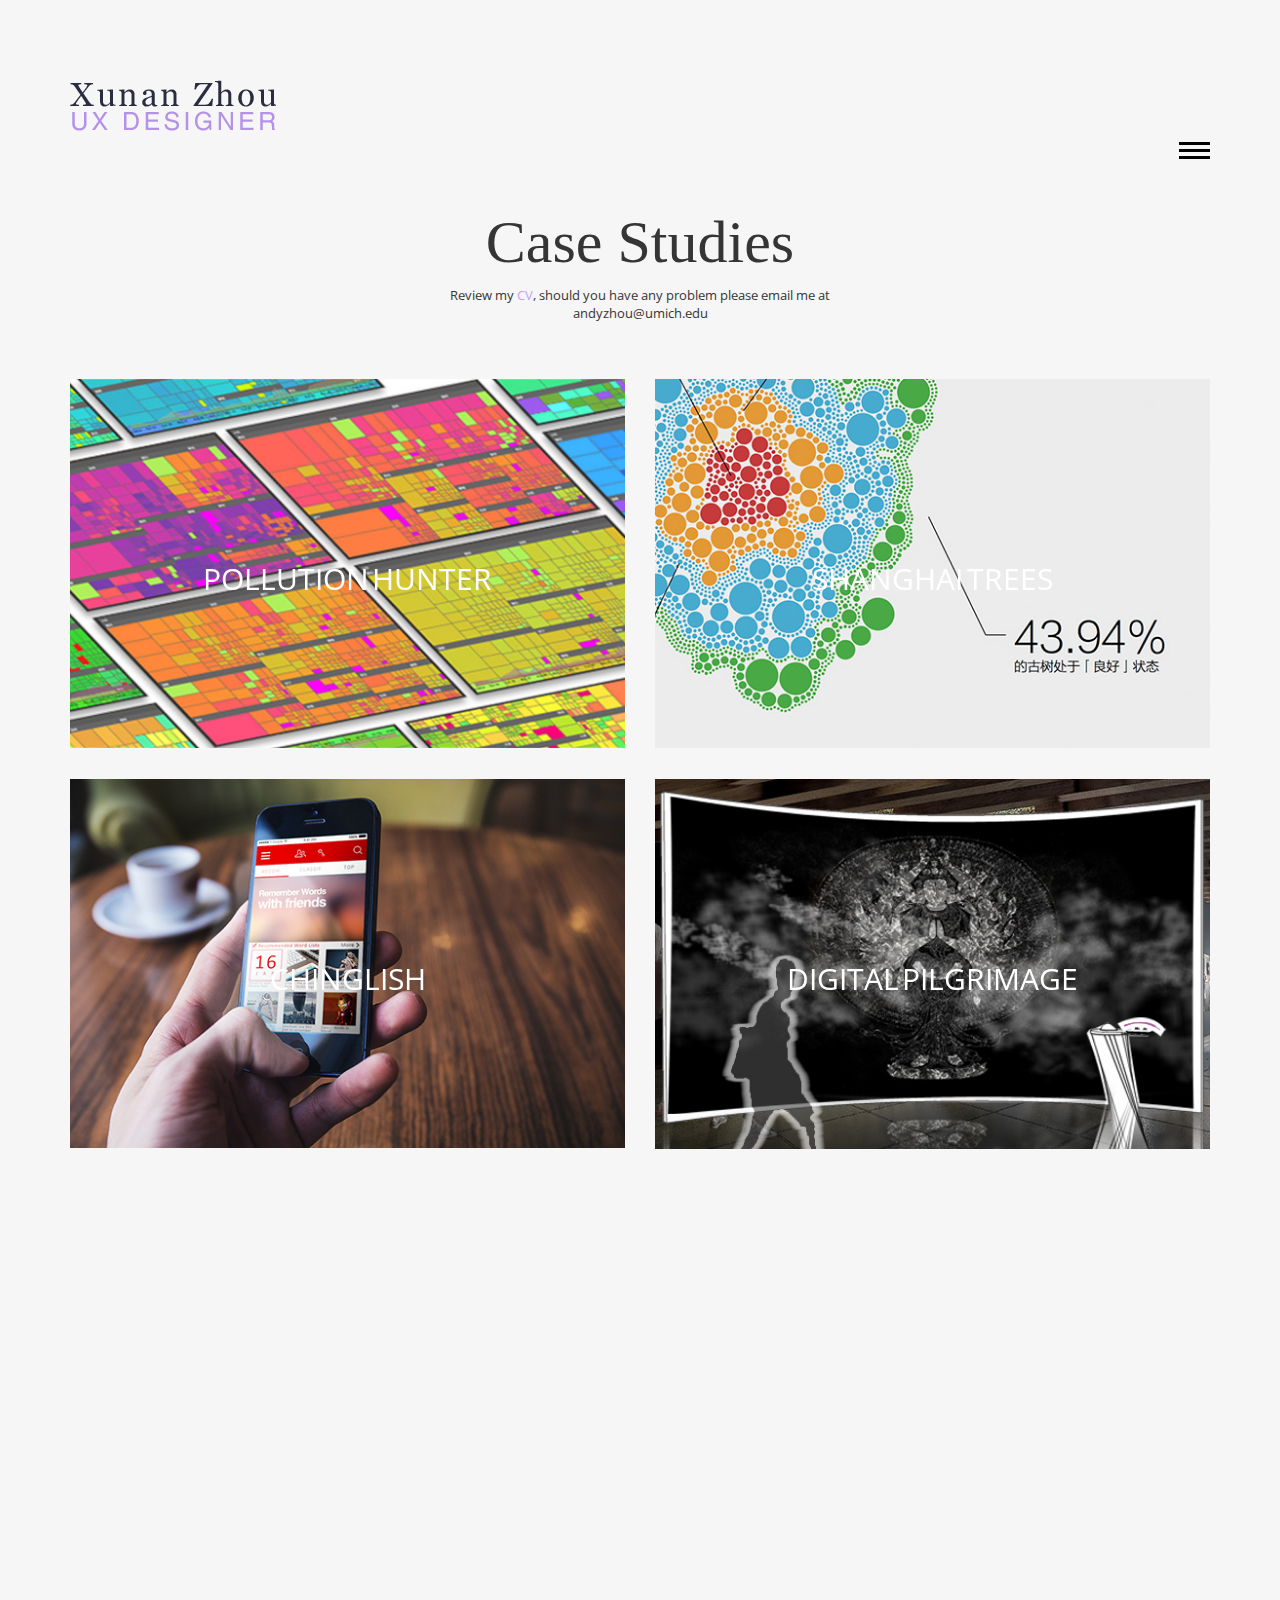
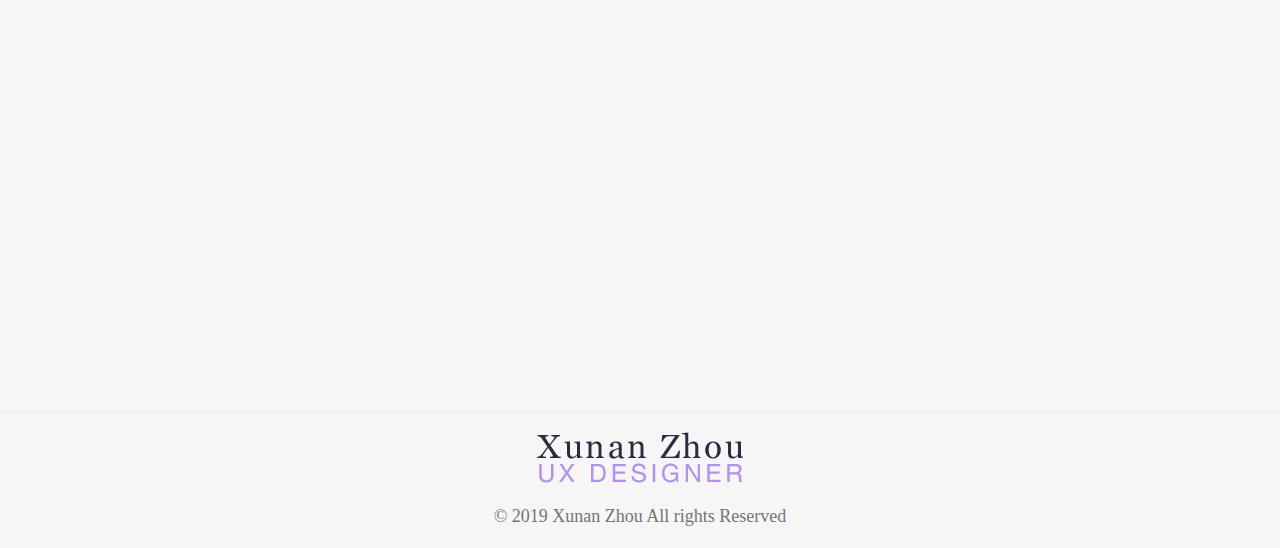
<file: index.html>
<!DOCTYPE HTML>

 <html lang="en">

    <head>

    	<!--<meta name="viewport" content="width=device-width, initial-scale=1, maximum-scale=1" />-->

        <meta charset="utf-8">

        <title>Xunan Zhou Portfolio</title>

		<!--<link rel="shortcut icon" href="images/favicon.ico" type="image/x-icon">-->

        <link href="css/style.css" rel="stylesheet" type="text/css">
        <link href="css/bootstrap.min.css" rel="stylesheet" type="text/css">
        <link href="css/responsive.css" rel="stylesheet" type="text/css">
        <link href="css/font-awesome.min.css" rel="stylesheet" type="text/css">
        <link rel="stylesheet" href="css/home.css">
        <link href="css/effects/set2.css" rel="stylesheet" type="text/css">
        <link href="css/effects/normalize.css" rel="stylesheet" type="text/css">
        <link href="css/effects/component.css"  rel="stylesheet" type="text/css" >
        <link rel="stylesheet" href="css/index.css">

    </head>

    <body>
    	<!-- header -->

        <header role="header">

            <div class="container container-fluid">

                <!-- logo -->
                <a href="index.html">
                    <img src="images/Xunan%20logo.png" alt='go to front page'  height="52" width="206"/>
                </a>
                <!-- logo -->

                <!-- nav -->
                <nav role="header-nav" class="navy">
                    <ul>
                        <li><a href="index.html" title="Work">Work</a></li>
                        <li><a href="about.html" title="About">About</a></li>
                    </ul>
                </nav>
                <!-- nav -->

            </div>

        </header>

        <!-- header -->

        <!-- main -->
        <div class="container text-center" style="padding: 0px 100px;">

            <div class="col-lg-12 col-xs-12" id="front">
                Case Studies
            </div>
            <div class="col-lg-12 col-xs-12" id="words">
               Review my<a href="resume/CV_XunanZhou.pdf" class="cv"> CV</a>, should you have any problem please email me at
                <div id="color">andyzhou@umich.edu</div>
            </div>
            <br>
            <!---->

        </div>

        <br>
        <br>
        <br>


        <main class="container">

            <div class="row">

                <div class="clearfix"></div>



                <section class="col-xs-12 col-sm-6 col-md-6 col-lg-6 grid">

                	<ul class="grid-lod effect-2" id="grid">


                        <li>

                            <figure class="effect-oscar">

                                <img src="images/home-images/Pollution.jpg" alt="Data visualization project for Chinese Pollution Data" class="img-responsive"/>

                                <figcaption>

                                    <h2>Pollution Hunter</h2>

                                    <p>Data-vis Product of Chinese Pollution Discharge</p>

                                    <a href="pollution.html">View more</a>

                                </figcaption>

                            </figure>

                        </li>

                        <li>

                            <figure class="effect-oscar">

                                <img src="images/home-images/Chinglish.jpg" alt="A mobile app used to improve the learning experience of Chinese student while building their vocabulary" class="img-responsive"/>

                                <figcaption>

                                    <h2>Chinglish </h2>

                                    <p>VOCABULARY DEVELOPMENT APP for Chinese Students</p>

                                    <a href="Chinglish.html">View more</a>

                                </figcaption>

                            </figure>

                        </li>

                        <li>


                            <figure class="effect-oscar">

                                <img src="images/home-images/Baseball0.jpg" alt="VR project: Create dynamic training experience for baseball athletes" class="img-responsive"/>

                                <figcaption>

                                    <h2>VR-Baseball</h2>

                                    <p>Baseball Training for Reaction Speed  </p>

                                    <a href="BaseballTraining.html">View more</a>

                                </figcaption>

                            </figure>

                        </li>

                        <li>

                            <figure class="effect-oscar">

                                <img src="images/home-images/illustration.jpg" alt="My artworks and inspirations" class="img-responsive"/>

                                <figcaption>

                                    <h2>Illustration & Sculpture</h2>

                                    <p>Creation and Handcraft</p>

                                    <a href="Illustration.html">View more</a>

                                </figcaption>

                            </figure>

                        </li>





                    </ul>

                </section>



                <section class="col-xs-12 col-sm-6 col-md-6 col-lg-6 grid">

                	<ul class="grid-lod effect-2" id="grid">

                        <li>

                            <figure class="effect-oscar">

                               <!-- <img src="images/home-images/AgedTrees.png" alt="" class="img-responsive"/>-->
                                <img src="images/home-images/AgedTrees.jpg" alt="Visually tell a story of the Shanghai aged trees" class="img-responsive"/>
                                <figcaption>

                                    <h2>Shanghai Trees</h2>

                                    <p>Ancient and Famous Trees Data-Vis based on Open Data of Shanghai Municipal Government</p>

                                    <a href="Aged%20Trees.html">View more</a>

                                </figcaption>

                            </figure>

                        </li>

                        <li>

                            <figure class="effect-oscar">

                                <img src="images/home-images/DigitalPilgrimage.jpg" alt="Brain computer interaction installation for pilgrimage" class="img-responsive"/>

                                <figcaption>

                                    <h2>Digital Pilgrimage</h2>

                                    <p>BRAIN COMPUTER INTERACTION</p>

                                    <a href="BCI.html">View more</a>

                                </figcaption>

                            </figure>

                        </li>

                        <li>

                            <figure class="effect-oscar">

                                <img src="images/home-images/pressureRelief.jpg" alt="Design thinking workshop in order to find a better working experience for Daimler China" class="img-responsive"/>

                                <figcaption>

                                    <h2>Service Design</h2>

                                    <p>Improve work experience through Design Thinking Work for Daimler AG's Employees</p>

                                    <a href="pressureRelief.html">View more</a>

                                </figcaption>

                            </figure>

                        </li>

                        <li>

                            <figure class="effect-oscar">

                                <img src="images/home-images/Architecture.jpg" alt="My insights of environment and human" class="img-responsive"/>

                                <figcaption>

                                    <h2>ARCHITECTURE</h2>

                                    <p>Campus Dining Hall Architecture Competition</p>

                                    <a href="Architecture.html">View more</a>

                                </figcaption>

                            </figure>

                        </li>


                    </ul>

                </section>

                <div class="clearfix"></div>

            </div>

        </main>

    	<!-- main -->

        <!-- footer -->

        <hr>
        <div class="container">
            <div class="container-content text-center">
                <div class="row">
                    <div class="col-md-12">
                        <a href="index.html">
                            <img src="images/Xunan%20logo.png" alt="go back to homepage" height="52" width="206" class="img-responsive center-block"/>
                        </a>
                    </div>
                    <div class="col-lg-12 text-center" id="contents" style="margin-top: 20px;" >
                            &copy; 2019 Xunan Zhou All rights Reserved
                    </div>
                </div>
            </div>
        </div>
        <br>




        <!-- footer -->

        <!-- jQuery (necessary for Bootstrap's JavaScript plugins) -->

        <script src="js/jquery.min.js"></script>

        <!-- custom -->

		<script src="js/nav.js"></script>

        <script src="js/custom.js"></script>

        <!-- Include all compiled plugins (below), or include individual files as needed -->

        <script src="js/bootstrap.min.js"></script>

        <script src="js/effects/masonry.pkgd.min.js"></script>

		<script src="js/effects/imagesloaded.js"></script>

		<script src="js/effects/classie.js"></script>

		<script src="js/effects/AnimOnScroll.js"></script>

        <script src="js/effects/modernizr.custom.js"></script>

        <!-- jquery.countdown -->

        <script src="js/html5shiv.js"></script>

    </body>

</html>
</file>
<file: css/style.css>
@import url(https://fonts.googleapis.com/css?family=Open+Sans:400,300,300italic,400italic,600,600italic,700,700italic,800,800italic);


html {

	-ms-text-size-adjust: 100%;

	-webkit-text-size-adjust: 100%;

}






*, *:before, *:after {

	-webkit-box-sizing: border-box;

	-moz-box-sizing: border-box;

	box-sizing: border-box;

}

input, textarea {

	-webkit-appearance: none;

	-webkit-border-radius: 0;

}

button, html input[type="button"],/* 1 */ input[type="reset"], input[type="submit"] {

	-webkit-appearance: button;

	cursor: pointer;

 *overflow:visible;

}

body, img,.commentys-form input[type="text"],.commentys-form input[type="email"],.commentys-form input[type="url"],.commentys-form textarea {

	transition: all .2s linear;

	-o-transition: all .2s linear;

	-moz-transition: all .2s linear;

	-webkit-transition: all .2s linear;

}

html, body, div, span, object, iframe, h1, h2, h3, h4, h5, h6, p, blockquote, pre, abbr, address, cite, code, del, dfn, em, img, ins, kbd, q, samp, small, strong, sub, sup, var, b, i, dl, dt, dd, ol, ul, li, fieldset, form, label, legend, table, caption, tbody, tfoot, thead, tr, th, td, article, aside, canvas, details, figcaption, figure, footer, header, hgroup, menu, nav, section, summary, time, mark, audio, video, input, main {

	-webkit-box-sizing: border-box;

	-moz-box-sizing: border-box;

	box-sizing: border-box;

	margin: 0;

	padding: 0;

	vertical-align: baseline;

	border: 0;

	outline: 0;

}

article, aside, details, figcaption, figure, footer, header, hgroup, menu, nav, section, img, main {

	display: block

}







audio, canvas, video {

	display: inline-block;

 *display:inline;

 *zoom:1

}

blockquote:before, blockquote:after, q:before, q:after {

	content: '';

	content: none;

}

.clear {

	clear: both;

	line-height: 0;

	height: 0;

}

a {

	text-decoration: none;

	outline: none;

	color: #010101;

	transition-delay: 0s;

	transition-duration: 0.6s;

	transition-property: all;

	transition-timing-function: ease;

}

a:focus, img:focus, button:focus, .btn:focus {outline: none;}

::-moz-selection {background-color: #8e89bb;color:#fff;text-shadow:none;}

::selection {background-color: #c8c7d2;color: #fff;text-shadow: none;}

/*@font-face {*/
	/*font-family: 'Lora', sans-serif;*/
/*}*/


/*===== Header ===*/

header[role="header"]{ padding-top:80px; padding-bottom:39px}

header[role="header"] h1{ padding:0; margin:0}

header[role="header"] h1 > a{ max-width:66px; display:block; float:left}

header[role="header"] nav{ padding-top:10px;transition-delay: 0s;

transition-duration: 0.6s;transition-property: all;transition-timing-function: ease;}

header[role="header"] nav ul{ display:none; position: fixed; z-index:60; text-align:center; width:100%; height:100%; top:0; left:0; right:0; background-color:rgba(255,255,255,0.8); padding:0; margin:0; padding-top:199px;}

header[role="header"] nav ul > li{ font-weight:800; font-size:42px; display:block}

header[role="header"] nav ul > li > a{ display:block; line-height:72px; color:#404040}

header[role="header"] nav ul > li:hover a,header[role="header"] nav ul > li.nav-active a{ text-decoration:none; color: #8e89bb
}

header[role="header"] nav #menu-button {width: 31px;font-size: 0;float: right;height: 19px;position: relative; z-index:70;

-webkit-transform: rotate(0deg);-moz-transform: rotate(0deg);-o-transform: rotate(0deg);transform: rotate(0deg);-webkit-transition: .5s ease-in-out;-moz-transition: .5s ease-in-out;-o-transition: .5s ease-in-out;transition: .5s ease-in-out;cursor: pointer;}

header[role="header"] nav #menu-button span {display: block;position: absolute;z-index: 60;height: 3px;

width: 100%;background: #111111;opacity: 1;left: 0;

-webkit-transform: rotate(0deg);-moz-transform: rotate(0deg);-o-transform: rotate(0deg);

transform: rotate(0deg);-webkit-transition: .25s ease-in-out;-moz-transition: .25s ease-in-out;-o-transition: .25s ease-in-out;transition: .25s ease-in-out;}

header[role="header"] nav #menu-button span {background: #010101;}

header[role="header"] nav #menu-button span:nth-child(1) {top:0px;}

header[role="header"] nav #menu-button span:nth-child(2) {top:7px;}

header[role="header"] nav #menu-button span:nth-child(3) {top:14px;}

header[role="header"] nav #menu-button.open span:nth-child(1) {top: 10px;

-webkit-transform: rotate(135deg);-moz-transform: rotate(135deg);-o-transform: rotate(135deg);transform: rotate(135deg);}

header[role="header"] nav #menu-button.open span:nth-child(2) {opacity: 0;left: -60px;}

header[role="header"] nav #menu-button.open span:nth-child(3) {top: 10px;

-webkit-transform: rotate(-135deg);-moz-transform: rotate(-135deg);-o-transform: rotate(-135deg);transform: rotate(-135deg);}

/*===== main ===*/

main[role="main-home-wrapper"],main[role="main-inner-wrapper"] { padding-bottom:90px}

main[role="main-home-wrapper"] article[role="pge-title-content"],main[role="main-inner-wrapper"] article[role="pge-title-content"]{ padding-left:41px}

main[role="main-home-wrapper"] article[role="pge-title-content"] header,main[role="main-inner-wrapper"] article[role="pge-title-content"] header{ padding-bottom:19px; padding-top:83px}

main[role="main-home-wrapper"] article[role="pge-title-content"] header h2,main[role="main-inner-wrapper"] article[role="pge-title-content"] header h2{ font-size:46px; line-height:53px; color:#404040; font-weight:800}

main[role="main-home-wrapper"] article[role="pge-title-content"] header h2 span,main[role="main-inner-wrapper"] article[role="pge-title-content"] header h2 span{ display:block; font-size:80px; color: #8e89bb; padding-bottom:15px}

main[role="main-home-wrapper"] article[role="pge-title-content"] p,main[role="main-inner-wrapper"] article[role="pge-title-content"] p{ font-size:20px; line-height:30px; color:#454545}

/*===== footer ===*/

footer[role="footer"]{ background-color:#FFF; padding-top:100px; padding-bottom:77px}

footer[role="footer"] > h1 a{ margin:0 auto; display:block; max-width:66px;}

footer[role="footer"] nav{ padding-top:37px; padding-bottom:43px}

footer[role="footer"] nav > ul{ text-align:center; padding:0; margin:0}

footer[role="footer"] nav > ul > li{ display: inline-block; text-transform:uppercase; font-size:15px; margin:0 13px}

footer[role="footer"] nav > ul > li > a{ color:#9d9d9d}

footer[role="footer"] nav > ul > li:hover a{ text-decoration:none; color:#fb5353}

footer[role="footer"] ul[role="social-icons"]{ padding:0; margin:0; text-align:center; padding-bottom:40px;}

footer[role="footer"] ul[role="social-icons"] > li{ display: inline-block; margin:0 6.5px}

footer[role="footer"] ul[role="social-icons"] > li > a{ display:block; width:42px; height:42px; background-color:#bbbbbb; color:#FFF; line-height:42px; font-size:20px; border-radius:100%; text-align:center}

footer[role="footer"] ul[role="social-icons"] > li:hover a{ background-color:#fb5353}

footer[role="footer"] .copy-right{ text-align:center; display:block; font-size:12px; line-height:13px; color:#9c9c9c}

/*===== About ===*/

main[role="main-inner-wrapper"] .about-content{ background-color:#fb5353; padding-top:57px; padding-left:70px; padding-right:67px; padding-bottom:58px}

main[role="main-inner-wrapper"] .about-content p{ font-size:17px; line-height:30px; color:#FFF; padding-bottom:20px}

main[role="main-inner-wrapper"] .thumbnails-pan{ padding-top:30px}

main[role="main-inner-wrapper"] .thumbnails-pan section figure{ background-color:#FFF; position:relative; overflow:hidden; cursor:pointer}

main[role="main-inner-wrapper"] .thumbnails-pan section figure,main[role="main-inner-wrapper"] .thumbnails-pan section figure, img,main[role="main-inner-wrapper"] .thumbnails-pan section figure figcaption,section.blog-content figure,section.blog-content figure img,section.blog-content  article{transition-delay: 0s;transition-duration: 0.6s;transition-property: all;transition-timing-function: ease;}

main[role="main-inner-wrapper"] .thumbnails-pan section figure figcaption{ position:absolute; bottom:-50%; left:0; right:0; background-color: #8e89bb; margin:0 69px; text-align:center; color:#FFF; padding-top:16px; padding-bottom:27px}

main[role="main-inner-wrapper"] .thumbnails-pan section figure figcaption h3{ font-size:21px; line-height:22px; font-weight:300}

main[role="main-inner-wrapper"] .thumbnails-pan section figure figcaption h5{ text-transform:uppercase; font-size:13px; line-height:14px; font-weight:bold}

main[role="main-inner-wrapper"] .thumbnails-pan section figure:hover,section.blog-content:hover article{ background-color: #8e89bb; color:#FFF}

main[role="main-inner-wrapper"] .thumbnails-pan section figure:hover img,section.blog-content:hover figure img{-webkit-transform: scale3d(1.08,1.08,2);transform: scale3d(1.08,1.08,2); opacity:0.5}

main[role="main-inner-wrapper"] .thumbnails-pan section figure:hover figcaption{ bottom:0;}

/*===== Blog ===*/

article[role="pge-title-content"].blog-header{ padding-bottom:218px}

section.blog-content{ margin-bottom:29px}

section.blog-content figure{ overflow:hidden; position:relative;background-color: rgba(255,255,255,0.4); cursor:pointer}

section.blog-content figure .post-date{ text-align:center; color:#FFF; font-weight:800; font-size:14px; line-height:18px; text-transform:uppercase; display:block; background-color: #8e89bb; width:130px; height:130px; position:absolute; left:0; top:0; padding-top:41px; z-index:50}

section.blog-content figure .post-date span{ font-size:50px; line-height:35px; display:block}

section.blog-content  article{ font-size:21px; line-height:30px; color:#FFF;  font-weight:800; color:#343434; padding-left:42px; padding-top:33px; padding-bottom:31px;}

section.blog-content:hover figure img{ opacity:0.5}

/*===== Contact ===*/

article[role="pge-title-content"].contact-header{ padding-bottom:218px}

article[role="pge-title-content"].contact-header p a{ color:#343434; padding-right:34px}

article[role="pge-title-content"].contact-header p a:hover{color: #8e89bb; text-decoration:none}

.demo-wrapper {width: 100%;margin: 0 auto;height:499px;}

#surabaya {width: 100%;height: 100%;}

.error_message{ color: #8e89bb
}

#success_page h3,#success_page p{color:#60ca6f }

.contat-from-wrapper{ padding:0 69px; margin-top:108px}

.contat-from-wrapper input[type="text"],.contat-from-wrapper input[type="email"],.contat-from-wrapper textarea{ width:100%; display:block; outline:none; border-bottom:1px solid #bbbbbb; background-color:inherit; color:#404040; font-size:21px; line-height:23px; padding-bottom:24px}

.contat-from-wrapper input[type="text"]:focus,.contat-from-wrapper input[type="email"]:focus,.contat-from-wrapper textarea:focus{ border-bottom-color:#9f9e9e}

.contat-from-wrapper form ::-webkit-input-placeholder { color:#404040; }

.contat-from-wrapper form ::-moz-placeholder { color:#404040; } /* firefox 19+ */

.contat-from-wrapper form :-ms-input-placeholder { color:#404040; } /* ie */

.contat-from-wrapper form input:-moz-placeholder { color:#404040; }

.contat-from-wrapper textarea{ border-bottom:1px solid #bbbbbb; border-left:none; border-right:none; border-top:none; height:77px; margin-top:56px}

.contat-from-wrapper input[type="submit"]{ display:block; border:none; outline:none; width:200px; line-height:60px; text-transform:uppercase; font-size:21px; color:#FFF; font-weight:800; letter-spacing:2px; background-color: #8e89bb; margin:41px auto; margin-bottom:0}

.contat-from-wrapper input[type="submit"]:hover{background-color: #8e89bb
}

.work-details,.blog-details{ padding:0 69px; margin-top:73px}

.work-details header h2{ color:#343434; font-size:36px; font-weight:800}

.work-details header a{ display:inline-block; color: #8e89bb; font-size:18px;font-weight:800;padding-top:3px}

.work-details header a i{ color:#0d0d0d; padding-left:10px}

.work-details header a:hover{ color:#0d0d0d; text-decoration:none}

.work-details header a:hover i{ color: #8e89bb
}

.work-details p{
	font-size: 30px;
	font-family: Georgia, "Times New Roman";
	color:#666666;
	line-height:50px;
	margin-bottom:20px;
	font-weight:300
}

.work-details p strong{ font-weight:800}

.work-images{ margin-top:46px}

.work-images li{ margin-bottom:50px}

/*== Blog Details ==*/

.bog-header { padding-bottom:62px}

.bog-header h3,.comments-pan h3,.commentys-form h4{ color:#404040;font-weight:800; padding-bottom:24px; display:block}

.bog-header h3 span{ color: #8e89bb
}

.bog-header h2{ font-size:36px; font-weight:normal}

.blog-details .enter-content{ margin-top:62px}

.blog-details .enter-content p{ font-size:16px; line-height:30px; font-weight:300; margin-bottom:23px}

.comments-pan{border-top:2px solid #dedede; padding-top:15px}

.comments-pan h3{border-bottom:2px solid #dedede; padding-bottom:34px; margin-bottom:52px}

.comments-reply,.reply-pan{ padding:0; margin:0; list-style:none}

.comments-reply li{ display:block; border-bottom:2px solid #dedede; overflow:hidden; padding-bottom:51px; margin-bottom:39px}

.comments-reply li figure{ float:left; width:70px; background-color:#000}

.comments-reply li section{ float:left; padding-left:30px; font-size:16px; line-height:30px; font-weight:300; color:#343434;width: 92%;}

.comments-reply li section .date-pan{ font-size:14px; line-height:18px; padding-bottom:25px}

.comments-reply li section h4{font-weight:800; color:#404040; font-size:21px; margin-bottom:6px; margin-top:0}

.comments-reply li section h4 a{ font-size:16px; color: #8e89bb;font-weight:400; display:inline-block; padding-left:20px}

.reply-pan{ clear:both; display:block; margin-left:100px;padding-top:39px }

.reply-pan li{ border-bottom:none;border-top:2px solid #dedede; padding-bottom:0; margin-bottom:0;padding-top:38px;}

.commentys-form h4{ font-size:24px}

.commentys-form form{ margin-top:30px}

.commentys-form input[type="text"],.commentys-form input[type="email"],.commentys-form input[type="url"],.commentys-form textarea{ font-size:21px; line-height:22px; color:#404040; padding-bottom:26px; border-bottom:2px solid #bbbbbb; width:100%; display:block; border-left:none; border-right:none; border-top:none; background-color:transparent; outline:none}

.commentys-form textarea{ margin-top:57px}

.commentys-form input[type="text"]:focus,.commentys-form input[type="email"]:focus,.commentys-form input[type="url"]:focus,.commentys-form textarea:focus{ border-bottom-color:#000}

.commentys-form input[type="button"]{ padding:0 36px; text-transform:uppercase; display:inline-block; font-size:21px; line-height:60px; color:#FFF; font-weight: bold; text-align:center; border:none; outline:none; background-color: #8e89bb; margin-top:50px}

.commentys-form input[type="button"]:hover{ background-color: #8e89bb
}
</file>
<file: css/responsive.css>
/* md */
@media (min-width: 992px) and (max-width: 1199px) {
	.comments-reply li section{ width:88%}
}
/* sm */
@media (min-width: 768px) and (max-width: 991px) {
	header[role="header"]{ padding:8% 0;}
	header[role="header"] nav ul{ padding-top:10%}
	main[role="main-home-wrapper"] article[role="pge-title-content"],main[role="main-inner-wrapper"] article[role="pge-title-content"]{ padding-left:0}
	main[role="main-home-wrapper"] article[role="pge-title-content"] header,main[role="main-inner-wrapper"] article[role="pge-title-content"] header{ padding-top:0}
	main[role="main-home-wrapper"] article[role="pge-title-content"] header h2,main[role="main-inner-wrapper"] article[role="pge-title-content"] header h2{ font-size:34px}
	main[role="main-home-wrapper"] article p br{ display:none}
	footer[role="footer"]{ padding:30px 0}
	footer[role="footer"] nav{ padding:15px 0}
	main[role="main-inner-wrapper"] .about-content{ padding:5%}
	main[role="main-inner-wrapper"] .thumbnails-pan section figure figcaption{ margin:0 10%}
	section.blog-content figure .post-date{ padding-top:20px; height:100px; width:100px}
	article.contact-header[role="pge-title-content"] p a{padding-right:10px}
	.contat-from-wrapper{ margin-top:10px; padding:0 15px}
	.grid-lod li{ width:100% !important; position:static !important; display:inline-block}
	.grid-lod li img{ width:100%}
	.work-details,.blog-details{ padding:0; margin-top:0}
	.comments-reply li section{ width:88%}
}
/* xs */
@media (max-width: 767px) {
	header[role="header"]{ padding:8% 0;}
	header[role="header"] nav ul{ padding-top:10%}
	header[role="header"] nav ul > li{ font-size:30px}
	header[role="header"] nav ul > li > a{ line-height:55px}
	main[role="main-home-wrapper"] article[role="pge-title-content"],main[role="main-inner-wrapper"] article[role="pge-title-content"]{ padding-left:0}
	main[role="main-home-wrapper"] article[role="pge-title-content"] header,main[role="main-inner-wrapper"] article[role="pge-title-content"] header{ padding-top:10px}
	main[role="main-home-wrapper"] article[role="pge-title-content"] header h2,main[role="main-inner-wrapper"] article[role="pge-title-content"] header h2{ font-size:47px}
	main[role="main-home-wrapper"] article[role="pge-title-content"] header h2 span, main[role="main-inner-wrapper"] article[role="pge-title-content"] header h2 span{ font-size:60px;}
	main[role="main-home-wrapper"] article{ padding-bottom:30px}
	main[role="main-home-wrapper"] article p br{ display:none}
	footer[role="footer"]{ padding:40px 0}
	footer[role="footer"] nav{ padding:15px 0}
	main[role="main-inner-wrapper"] .about-content{ padding:5%}
	main[role="main-inner-wrapper"] .thumbnails-pan section figure{ margin-bottom:20px}
	article[role="pge-title-content"].blog-header,article[role="pge-title-content"].contact-header{ padding-bottom:30px}
	section.blog-content figure .post-date{ padding-top:20px; height:100px; width:100px}
	section.blog-content article{ padding:2% 5%; font-size:18px; line-height:24px;font-family: 'proxima_nova_cn_rgregular';}
	article.contact-header[role="pge-title-content"] p a{ font-size:18px; padding-right:10px}
	.contat-from-wrapper{ margin-top:10px; padding:0 15px}
	.contat-from-wrapper input[type="text"], .contat-from-wrapper input[type="email"]{ margin-bottom:20px}
	.contat-from-wrapper textarea{ margin-top:0}
	.work-details,.blog-details{ padding:0; margin-top:0}
	.work-images{ margin-top:0}
	.work-images li{ margin-bottom:0; width:100%}
	.work-images li figcaption h2{ font-size:18px;}
	.grid-lod li{ width:100% !important; position:static !important}
	.bog-header h3, .comments-pan h3, .commentys-form h4{ padding-bottom:0}
	.bog-header h2{ font-size:18px; line-height:26px}
	.bog-header{ padding-bottom:20px}
	.blog-details .enter-content{ margin-top:10px}
	.blog-details .enter-content p,.comments-reply li section{ font-size:14px; line-height:26px}
	.comments-pan h3{ padding-bottom:20px; margin-top:0}
	.comments-reply li section{ float:none; width:auto; padding-left:0}
	.comments-reply li figure{ margin-right:20px}
	.reply-pan{ margin-left:20px}
	.commentys-form input[type="text"], .commentys-form input[type="email"], .commentys-form input[type="url"], .commentys-form textarea{ margin-bottom:20px}
	.commentys-form textarea{ margin-top:0; margin-bottom:0}
	
}
</file>
<file: css/home.css>
#eyebrow{
        color: #c49ffc;
        font-size: 20px;
        margin-top: 20px;
        font-weight:600;
    }

    p{
        font-size:  16px;
        color: #ffffff;
    }

    #contents{
        font-family:Georgia;
        font-size: 18px;
        color: #747474;
    }

  #front{
      font-size: 60px;
      font-family: Georgia;
  }
</file>
<file: css/effects/set2.css>
.grid {

	position: relative;

	list-style: none; overflow:hidden; 

	text-align: center;

}



/* Common style */

.grid figure {

	position: relative;margin-bottom:31px;

	overflow: hidden;

	min-width: 100%;

	max-width: 100%;

	width:100%;

	height: 100%; min-height:100%;

	background: #3085a3;

	text-align: center;

	cursor: pointer;

}



.grid figure img {

	position: relative;

	display: block;

	min-height: 100%;

	max-width: 100%;

	opacity: 0.8;

}



.grid figure figcaption {

	padding:0;

	color: #fff;

	text-transform: uppercase;

	font-size: 1.25em;

	-webkit-backface-visibility: hidden;

	backface-visibility: hidden;

	line-height:100%;

}

.grid figure figcaption header a{}

.grid figure figcaption::before,

.grid figure figcaption::after {

	pointer-events: none;

}



.grid figure figcaption,

.grid figure figcaption > a {

	position: absolute;

	top: 0;

	left: 0;

	width: 100%;

	height: 100%;

}



/* Anchor will cover the whole item by default */

/* For some effects it will show as a button */

.grid figure figcaption > a {

	z-index: 1000;

	text-indent: 200%;

	white-space: nowrap;

	font-size: 0;

	opacity: 0;

}



.grid figure h2 {

	word-spacing: -0.15em;

	font-weight:400; color:#FFF;

}



.grid figure h2 span {

	font-weight: 800;

}



.grid figure h2,

.grid figure p {

	margin: 0;

}



.grid figure p {

	letter-spacing: 1px;

	font-size:16px; line-height:22px;

}





/* Individual effects */




/*---------------*/

/***** Oscar *****/

/*---------------*/



figure.effect-oscar {

	/*background: -webkit-linear-gradient(45deg, #22682a 0%, #9b4a1b 40%, #3a342a 100%);

	background: linear-gradient(45deg, #22682a 0%,#9b4a1b 40%,#3a342a 100%);*/

	background-color: #777777;
	height: auto;
	min-height: auto;
}



figure.effect-oscar img {

	opacity: 1;

	-webkit-transition: opacity 0.35s;

	transition: opacity 0.35s;

}



figure.effect-oscar figcaption {

	padding: 4em;

	background-color: rgba(58,52,42,0);

	-webkit-transition: background-color 0.35s;

	transition: background-color 0.35s;

}



figure.effect-oscar figcaption::before {

	position: absolute;

	top: 30px;

	right: 30px;

	bottom: 30px;

	left: 30px;

	border: 1px solid #fff;

	content: '';

}



figure.effect-oscar h2 {

font-weight:400;	margin: 20% 0 10px 0;

	-webkit-transition: -webkit-transform 0.35s;

	transition: transform 0.35s;

	-webkit-transform: translate3d(0,100%,0);

	transform: translate3d(0,100%,0);

}

figure.effect-oscar h2 span{

	font-weight:800

}

figure.effect-oscar figcaption::before,

figure.effect-oscar p {

	font-weight:400;

	opacity: 0;

	-webkit-transition: opacity 0.35s, -webkit-transform 0.35s;

	transition: opacity 0.35s, transform 0.35s;

	-webkit-transform: scale(0);

	transform: scale(0);

}



figure.effect-oscar:hover h2 {

	-webkit-transform: translate3d(0,0,0);

	transform: translate3d(0,0,0);

}



figure.effect-oscar:hover figcaption::before,

figure.effect-oscar:hover p {

	opacity: 1;

	-webkit-transform: scale(1);

	transform: scale(1);

}



figure.effect-oscar:hover figcaption {

	background-color: rgba(58,52,42,0);

}



figure.effect-oscar:hover img {

	opacity: 0.4;

}



@media screen and (max-width: 50em) {

	.content {

		padding: 0 10px;

		text-align: center;

	}

	.grid figure {

		display: inline-block;

		float: none;

		margin: 10px auto;

		width: 100%;

	}

}

@media (min-width: 768px) and (max-width: 991px) {

	figure.effect-oscar figcaption::before{ left:10px; right:10px; top:10px; bottom:10px;}

	figure.effect-oscar figcaption{ padding:0em}

	figure.effect-oscar h2{ font-size:20px;}

	figure.effect-oscar p{ font-size:13px;  padding:2%; display:block; width:90%; margin:0 auto;}

}



@media (max-width: 767px) {

	figure.effect-oscar figcaption::before{ left:10px; right:10px; top:10px; bottom:10px;}

	figure.effect-oscar figcaption{ padding:0em}

	figure.effect-oscar h2{ font-size:15px;}

	figure.effect-oscar p{ font-size:13px;  padding:2%; display:block; width:90%; margin:0 auto;}

}
</file>
<file: css/effects/component.css>
.grid-lod {
	/*max-width: 69em;
	list-style: none;
	margin: 30px auto;
	padding: 0;*/
}

.grid-lod li {
	display: block;
/*	float: left;
	padding: 7px;
	width: 33%;*/
	opacity: 0;
}

.grid-lod li.shown,
.no-js .grid-lod li,
.no-cssanimations .grid-lod li {
	opacity: 1;
}

.grid-lod li a,
.grid-lod li img {
	outline: none;
	border: none;
	display: block;
	max-width: 100%;
}

/* Effect 1: opacity */
.grid-lod.effect-1 li.animate {
	-webkit-animation: fadeIn 0.65s ease forwards;
	animation: fadeIn 0.65s ease forwards;
}

@-webkit-keyframes fadeIn {
	0% { }
	100% { opacity: 1; }
}

@keyframes fadeIn {
	0% { }
	100% { opacity: 1; }
}

/* Effect 2: Move Up */
.grid-lod.effect-2 li.animate {
	-webkit-transform: translateY(200px);
	transform: translateY(200px);
	-webkit-animation: moveUp 0.65s ease forwards;
	animation: moveUp 0.65s ease forwards;
}

@-webkit-keyframes moveUp {
	0% { }
	100% { -webkit-transform: translateY(0); opacity: 1; }
}

@keyframes moveUp {
	0% { }
	100% { -webkit-transform: translateY(0); transform: translateY(0); opacity: 1; }
}

/* Effect 3: Scale up */
.grid-lod.effect-3 li.animate {
	-webkit-transform: scale(0.6);
	transform: scale(0.6);
	-webkit-animation: scaleUp 0.65s ease-in-out forwards;
	animation: scaleUp 0.65s ease-in-out forwards;
}

@-webkit-keyframes scaleUp {
	0% { }
	100% { -webkit-transform: scale(1); opacity: 1; }
}

@keyframes scaleUp {
	0% { }
	100% { -webkit-transform: scale(1); transform: scale(1); opacity: 1; }
}

/* Effect 4: fall perspective */
.grid-lod.effect-4 {
	-webkit-perspective: 1300px;
	perspective: 1300px;
}

.grid-lod.effect-4 li.animate {
	-webkit-transform-style: preserve-3d;
	transform-style: preserve-3d;
	-webkit-transform: translateZ(400px) translateY(300px) rotateX(-90deg);
	transform: translateZ(400px) translateY(300px) rotateX(-90deg);
	-webkit-animation: fallPerspective .8s ease-in-out forwards;
	animation: fallPerspective .8s ease-in-out forwards;
}

@-webkit-keyframes fallPerspective {
	0% { }
	100% { -webkit-transform: translateZ(0px) translateY(0px) rotateX(0deg); opacity: 1; }
}

@keyframes fallPerspective {
	0% { }
	100% { -webkit-transform: translateZ(0px) translateY(0px) rotateX(0deg); transform: translateZ(0px) translateY(0px) rotateX(0deg); opacity: 1; }
}

/* Effect 5: fly (based on http://lab.hakim.se/scroll-effects/ by @hakimel) */
.grid-lod.effect-5 {
	-webkit-perspective: 1300px;
	perspective: 1300px;
}

.grid-lod.effect-5 li.animate {
	-webkit-transform-style: preserve-3d;
	transform-style: preserve-3d;
	-webkit-transform-origin: 50% 50% -300px;
	transform-origin: 50% 50% -300px;
	-webkit-transform: rotateX(-180deg);
	transform: rotateX(-180deg);
	-webkit-animation: fly .8s ease-in-out forwards;
	animation: fly .8s ease-in-out forwards;
}

@-webkit-keyframes fly {
	0% { }
	100% { -webkit-transform: rotateX(0deg); opacity: 1; }
}

@keyframes fly {
	0% { }
	100% { -webkit-transform: rotateX(0deg); transform: rotateX(0deg); opacity: 1; }
}

/* Effect 6: flip (based on http://lab.hakim.se/scroll-effects/ by @hakimel) */
.grid-lod.effect-6 {
	-webkit-perspective: 1300px;
	perspective: 1300px;
}

.grid-lod.effect-6 li.animate {
	-webkit-transform-style: preserve-3d;
	transform-style: preserve-3d;
	-webkit-transform-origin: 0% 0%;
	transform-origin: 0% 0%;
	-webkit-transform: rotateX(-80deg);
	transform: rotateX(-80deg);
	-webkit-animation: flip .8s ease-in-out forwards;
	animation: flip .8s ease-in-out forwards;
}

@-webkit-keyframes flip {
	0% { }
	100% { -webkit-transform: rotateX(0deg); opacity: 1; }
}

@keyframes flip {
	0% { }
	100% { -webkit-transform: rotateX(0deg); transform: rotateX(0deg); opacity: 1; }
}

/* Effect 7: helix (based on http://lab.hakim.se/scroll-effects/ by @hakimel) */
.grid-lod.effect-7 {
	-webkit-perspective: 1300px;
	perspective: 1300px;
}

.grid-lod.effect-7 li.animate {
	-webkit-transform-style: preserve-3d;
	transform-style: preserve-3d;
	-webkit-transform: rotateY(-180deg);
	transform: rotateY(-180deg);
	-webkit-animation: helix .8s ease-in-out forwards;
	animation: helix .8s ease-in-out forwards;
}

@-webkit-keyframes helix {
	0% { }
	100% { -webkit-transform: rotateY(0deg); opacity: 1; }
}

@keyframes helix {
	0% { }
	100% { -webkit-transform: rotateY(0deg); transform: rotateY(0deg); opacity: 1; }
}

/* Effect 8:  */
.grid-lod.effect-8 {
	-webkit-perspective: 1300px;
	perspective: 1300px;
}

.grid-lod.effect-8 li.animate {
	-webkit-transform-style: preserve-3d;
	transform-style: preserve-3d;
	-webkit-transform: scale(0.4);
	transform: scale(0.4);
	-webkit-animation: popUp .8s ease-in forwards;
	animation: popUp .8s ease-in forwards;
}

@-webkit-keyframes popUp {
	0% { }
	70% { -webkit-transform: scale(1.1); opacity: .8; -webkit-animation-timing-function: ease-out; }
	100% { -webkit-transform: scale(1); opacity: 1; }
}

@keyframes popUp {
	0% { }
	70% { -webkit-transform: scale(1.1); transform: scale(1.1); opacity: .8; -webkit-animation-timing-function: ease-out; animation-timing-function: ease-out; }
	100% { -webkit-transform: scale(1); transform: scale(1); opacity: 1; }
}

@media screen and (max-width: 900px) {
	.grid-lod li {
		width: 50%;
	}
}

@media screen and (max-width: 400px) {
	.grid-lod li {
		width: 100%;
	}
}
</file>
<file: css/index.css>
.cv{
    color: #c49ffc;
}
</file>
